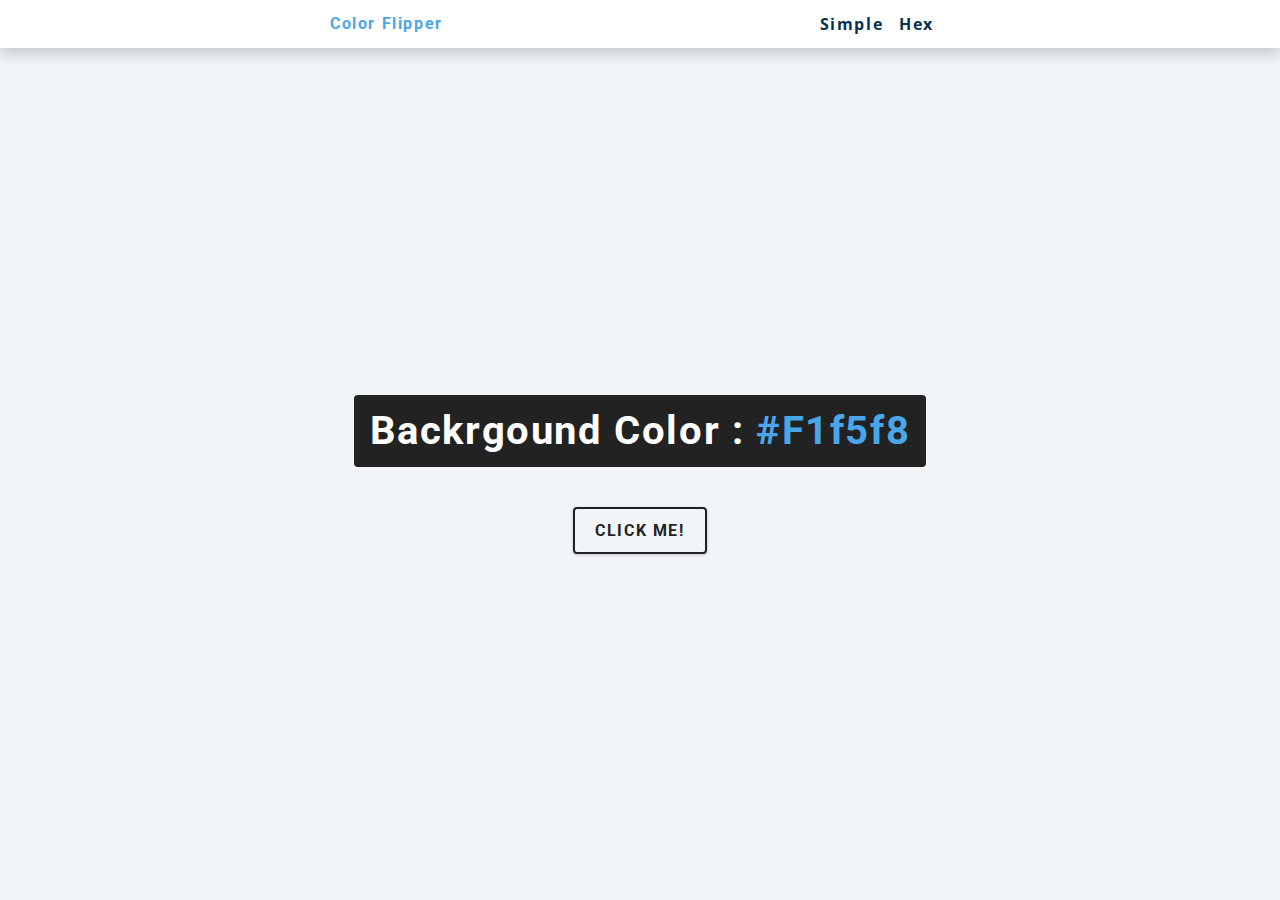
<file: color-flipper/index.html>
<!DOCTYPE html>
<html lang="en">
  <head>
    <meta charset="UTF-8" />
    <meta name="viewport" content="width=device-width, initial-scale=1.0" />
    <title>Color Flipper || Simple</title>

    <!-- styles -->
    <link rel="stylesheet" href="styles.css" />
  </head>
  <body>
    <nav>
      <div class="nav-center">
        <h4>Color Flipper</h4>
        <ul class="nav-links">
          <li><a href="index.html">Simple</a></li>
          <li><a href="hex.html">Hex</a></li>
        </ul>
      </div>
    </nav>
    <main>
      <div class="container">
        <h2>backrgound color : <span class="color">#f1f5f8</span></h2>
        <button class="btn btn-hero" id="btn">Click Me!</button>
      </div>
    </main>
    <!-- javascript -->
    <script src="app.js"></script>
  </body>
</html>
</file>
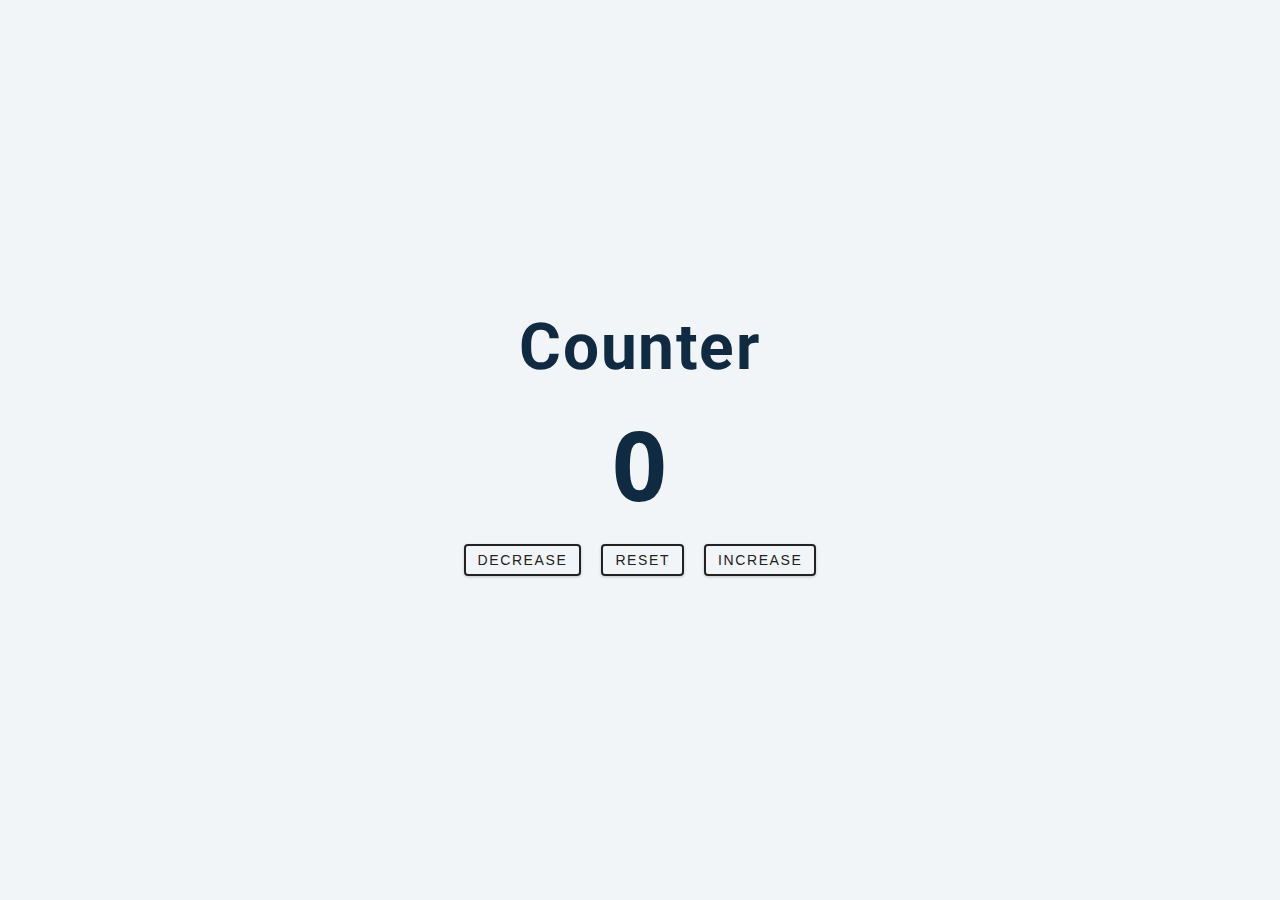
<file: counter/index.html>
<!DOCTYPE html>
<html lang="en">
  <head>
    <meta charset="UTF-8" />
    <meta name="viewport" content="width=device-width, initial-scale=1.0" />
    <title>Counter</title>

    <!-- styles -->
    <link rel="stylesheet" href="styles.css" />
  </head>
  <body>
    <main>
      <div class="container">
        <h1>counter</h1>
        <span id="value">0</span>
        <div class="button-container">
          <button class="btn decrease">decrease</button>
          <button class="btn reset">reset</button>
          <button class="btn increase">increase</button>
        </div>
      </div>
    </main>
    <!-- javascript -->
    <script src="app.js"></script>
  </body>
</html>
</file>
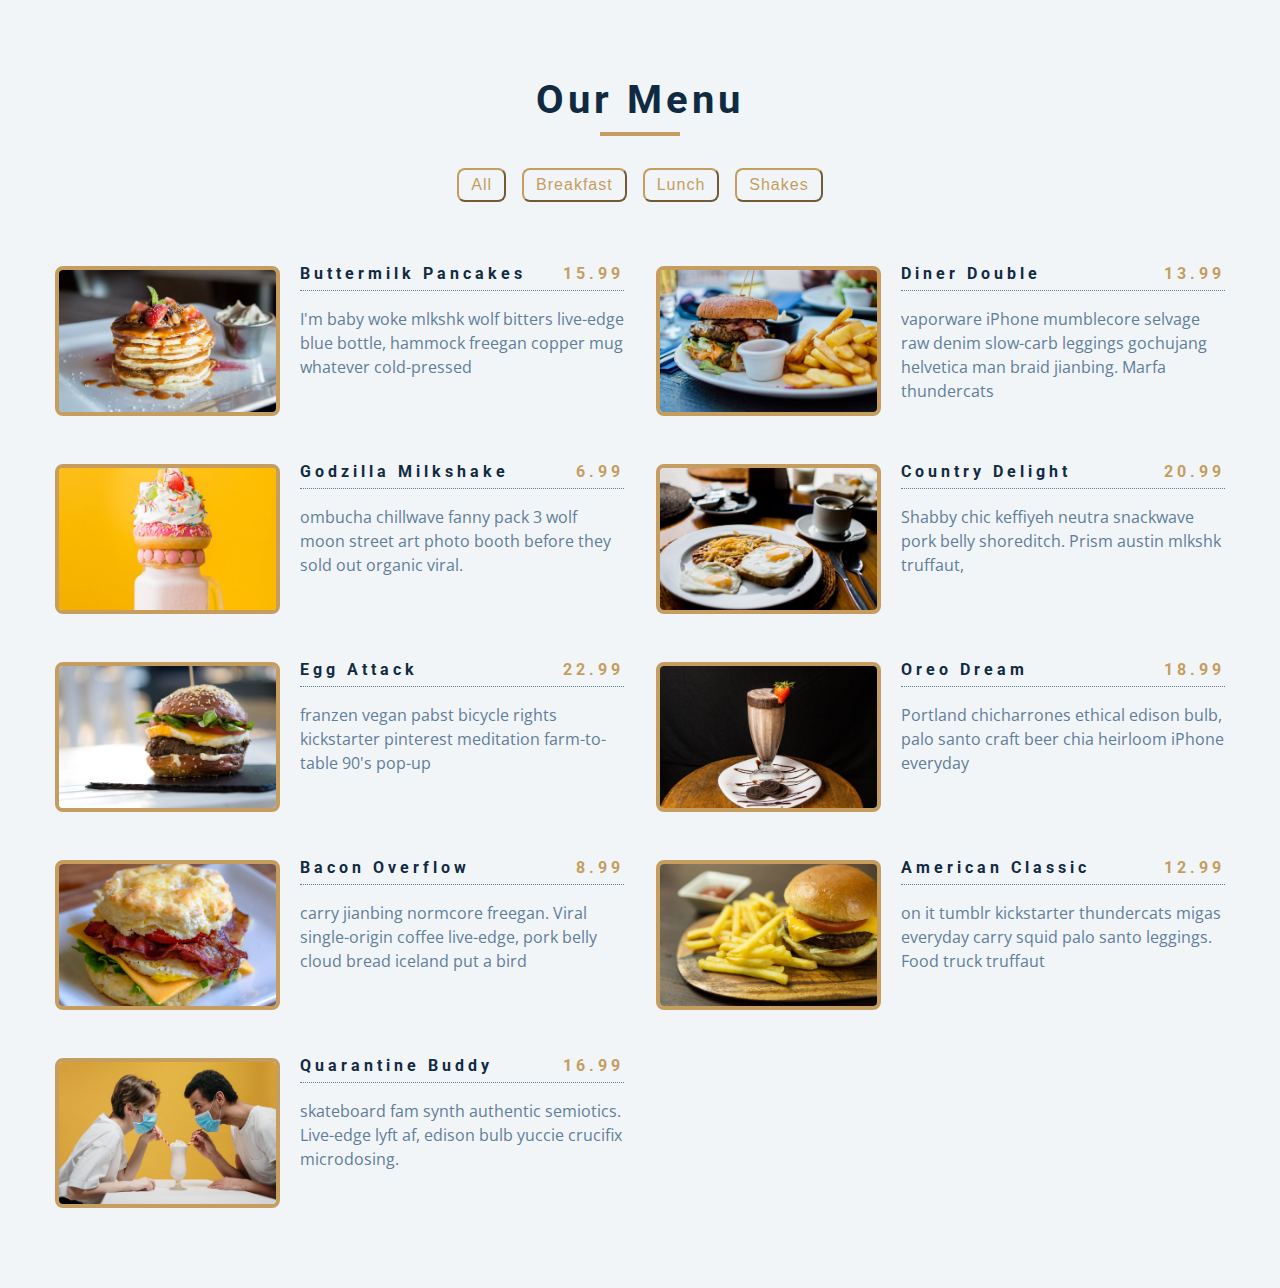
<file: menu/index.html>
<!DOCTYPE html>
<html lang="en">

<head>
  <meta charset="UTF-8" />
  <meta name="viewport" content="width=device-width, initial-scale=1.0" />
  <title>Starter</title>
  <!-- font-awesome -->
  <link rel="stylesheet" href="https://cdnjs.cloudflare.com/ajax/libs/font-awesome/5.14.0/css/all.min.css" />
  <!-- styles -->
  <link rel="stylesheet" href="styles.css" />
</head>

<body>
  <section class="menu">

    <!-- title -->
    <div class="title">
      <h2>our menu</h2>
      <div class="underline"></div>
    </div>

    <!-- filter buttons -->
    <div class="btn-container">
      <!-- <button class="filter-btn" type="button" data-category="all">all</button>
      <button class="filter-btn" type="button" data-category="breakfast">breakfast</button>
      <button class="filter-btn" type="button" data-category="lunch">lunch</button>
      <button class="filter-btn" type="button" data-category="shakes">shakes</button> -->
    </div>

    <!-- menu items -->
    <div class="section-center">

      <!-- single item -->
      <article class="menu-item">
        <img src="./menu-item.jpeg" alt="menu item" class="photo">
        <div class="item-info">
          <header>
            <h4>buttermilk pancakes</h4>
            <h4 class="price">$14</h4>
          </header>
          <p class="item-text">Lorem ipsum dolor sit amet consectetur adipisicing elit. Beatae maiores veritatis
            reiciendis consequatur voluptates eligendi culpa totam. Odit, qui quidem.</p>
        </div>
      </article>
      <!-- end single item -->

    </div>

  </section>
  <!-- javascript -->
  <script src="app.js"></script>
</body>

</html>
</file>
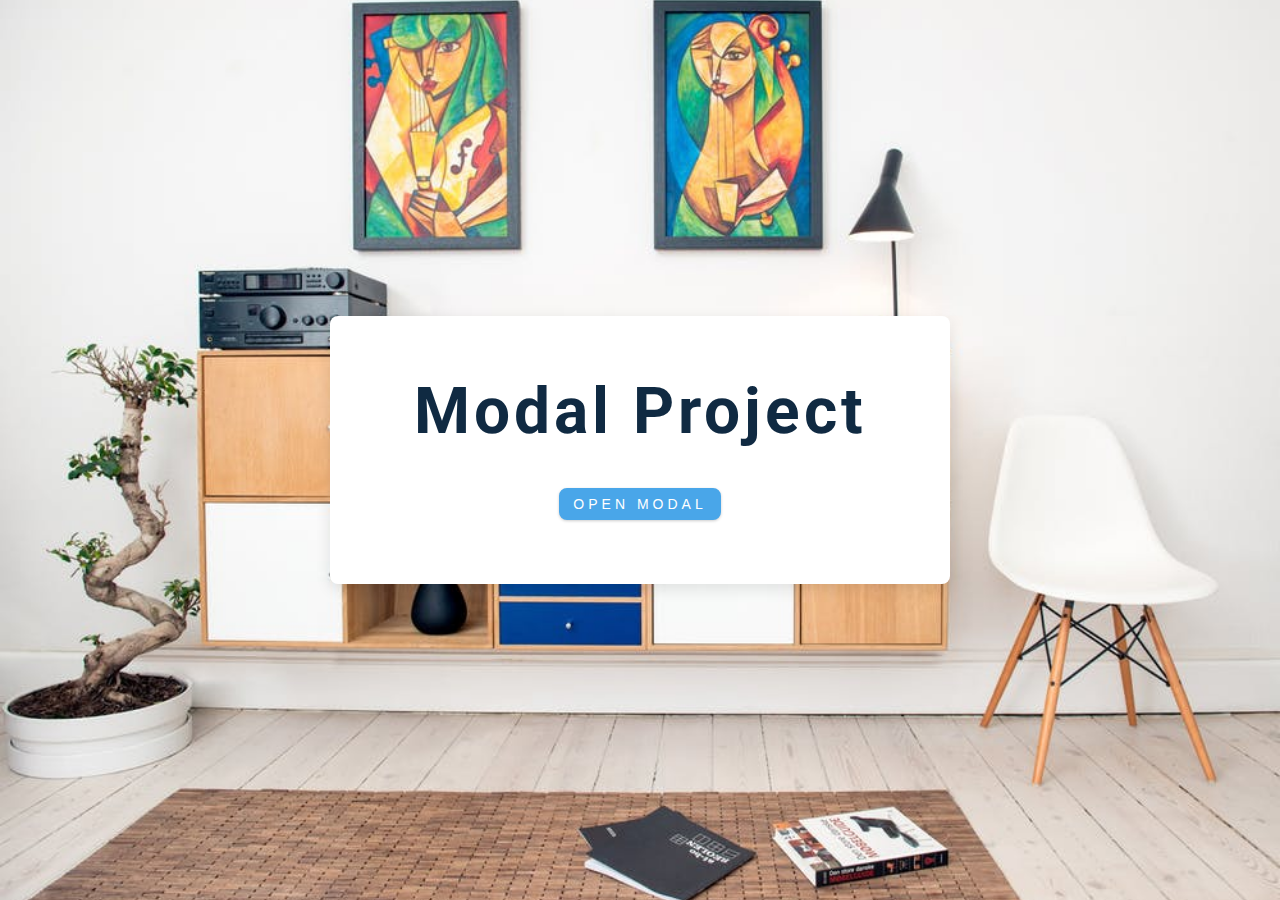
<file: modal/index.html>
<!DOCTYPE html>
<html lang="en">

<head>
  <meta charset="UTF-8" />
  <meta name="viewport" content="width=device-width, initial-scale=1.0" />
  <title>Modal</title>
  <!-- font-awesome -->
  <link rel="stylesheet" href="https://cdnjs.cloudflare.com/ajax/libs/font-awesome/5.14.0/css/all.min.css" />
  <!-- styles -->
  <link rel="stylesheet" href="styles.css" />
</head>

<body>

  <!-- hero -->
  <header class="hero">
    <div class="banner">
      <h1>modal project</h1>
      <button class="btn modal-btn">
        open modal
      </button>
    </div>
  </header> <!-- end hero -->

  <!-- modal -->
  <div class="modal-overlay">
    <div class="modal-container">
      <h3>modal content</h3>
      <button class="close-btn">
        <i class="fas fa-times"></i>
      </button>
    </div>
  </div>



  <!-- javascript -->
  <script src="app.js"></script>
</body>

</html>
</file>
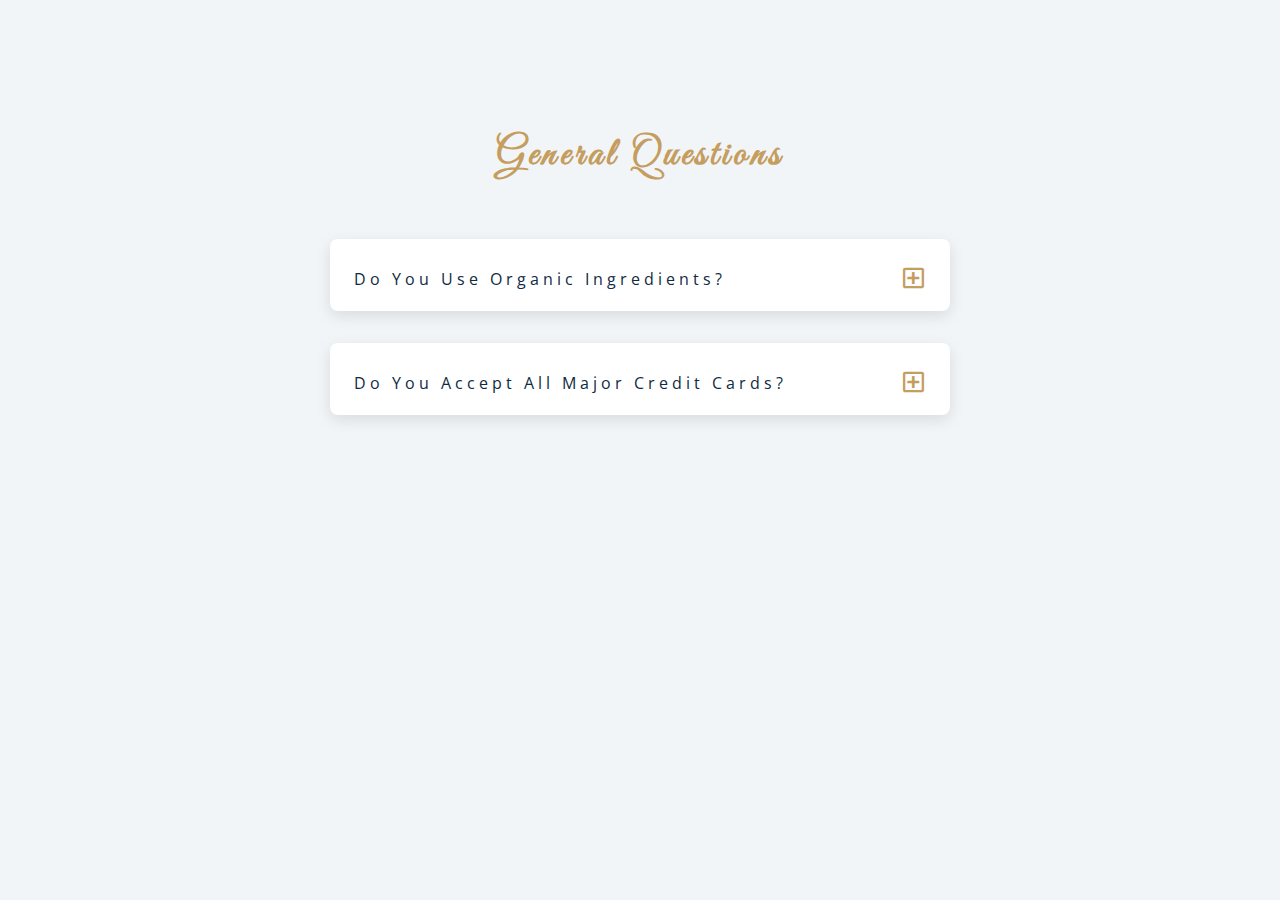
<file: questions/index.html>
<!DOCTYPE html>
<html lang="en">

<head>
  <meta charset="UTF-8" />
  <meta name="viewport" content="width=device-width, initial-scale=1.0" />
  <title>Q & A</title>
  <!-- font-awesome -->
  <link rel="stylesheet" href="https://cdnjs.cloudflare.com/ajax/libs/font-awesome/5.14.0/css/all.min.css" />
  <!-- extra fonts -->
  <link href="https://fonts.googleapis.com/css?family=Great+Vibes&display=swap" rel="stylesheet" />
  <!-- styles -->
  <link rel="stylesheet" href="styles.css" />
</head>

<body>
  <section class="questions">

    <!-- title -->
    <div class="title">
      <h2>General Questions</h2>
    </div>

    <!-- questions -->
    <div class="section-center">

      <!-- single question -->
      <article class="question">

        <!-- question title -->
        <div class="question-title">
          <p>do you use organic ingredients?</p>
          <button type="button" class="question-btn">

            <span class="plus-icon">
              <i class="far fa-plus-square"></i>
            </span>

            <span class="minus-icon">
              <i class="far fa-minus-square"></i>
            </span>

          </button>
        </div> <!-- end question title -->

        <!-- question text -->
        <div class="question-text">
          <p>Lorem ipsum dolor sit amet consectetur adipisicing elit. Ipsam libero aliquid ad voluptatum doloremque
            similique ea, unde sint tenetur saepe.</p>
        </div>

      </article> <!-- end single question -->

      <!-- single question -->
      <article class="question">

        <!-- question title -->
        <div class="question-title">
          <p>do you accept all major credit cards?</p>
          <button type="button" class="question-btn">

            <span class="plus-icon">
              <i class="far fa-plus-square"></i>
            </span>

            <span class="minus-icon">
              <i class="far fa-minus-square"></i>
            </span>

          </button>
        </div> <!-- end question title -->

        <!-- question text -->
        <div class="question-text">
          <p>Lorem ipsum dolor sit amet consectetur adipisicing elit. Ipsam libero aliquid ad voluptatum doloremque
            similique ea, unde sint tenetur saepe.</p>
        </div>

      </article> <!-- end single question -->

    </div> <!-- end questions -->

  </section>
  <!-- javascript -->
  <script src="app.js"></script>
</body>

</html>
</file>
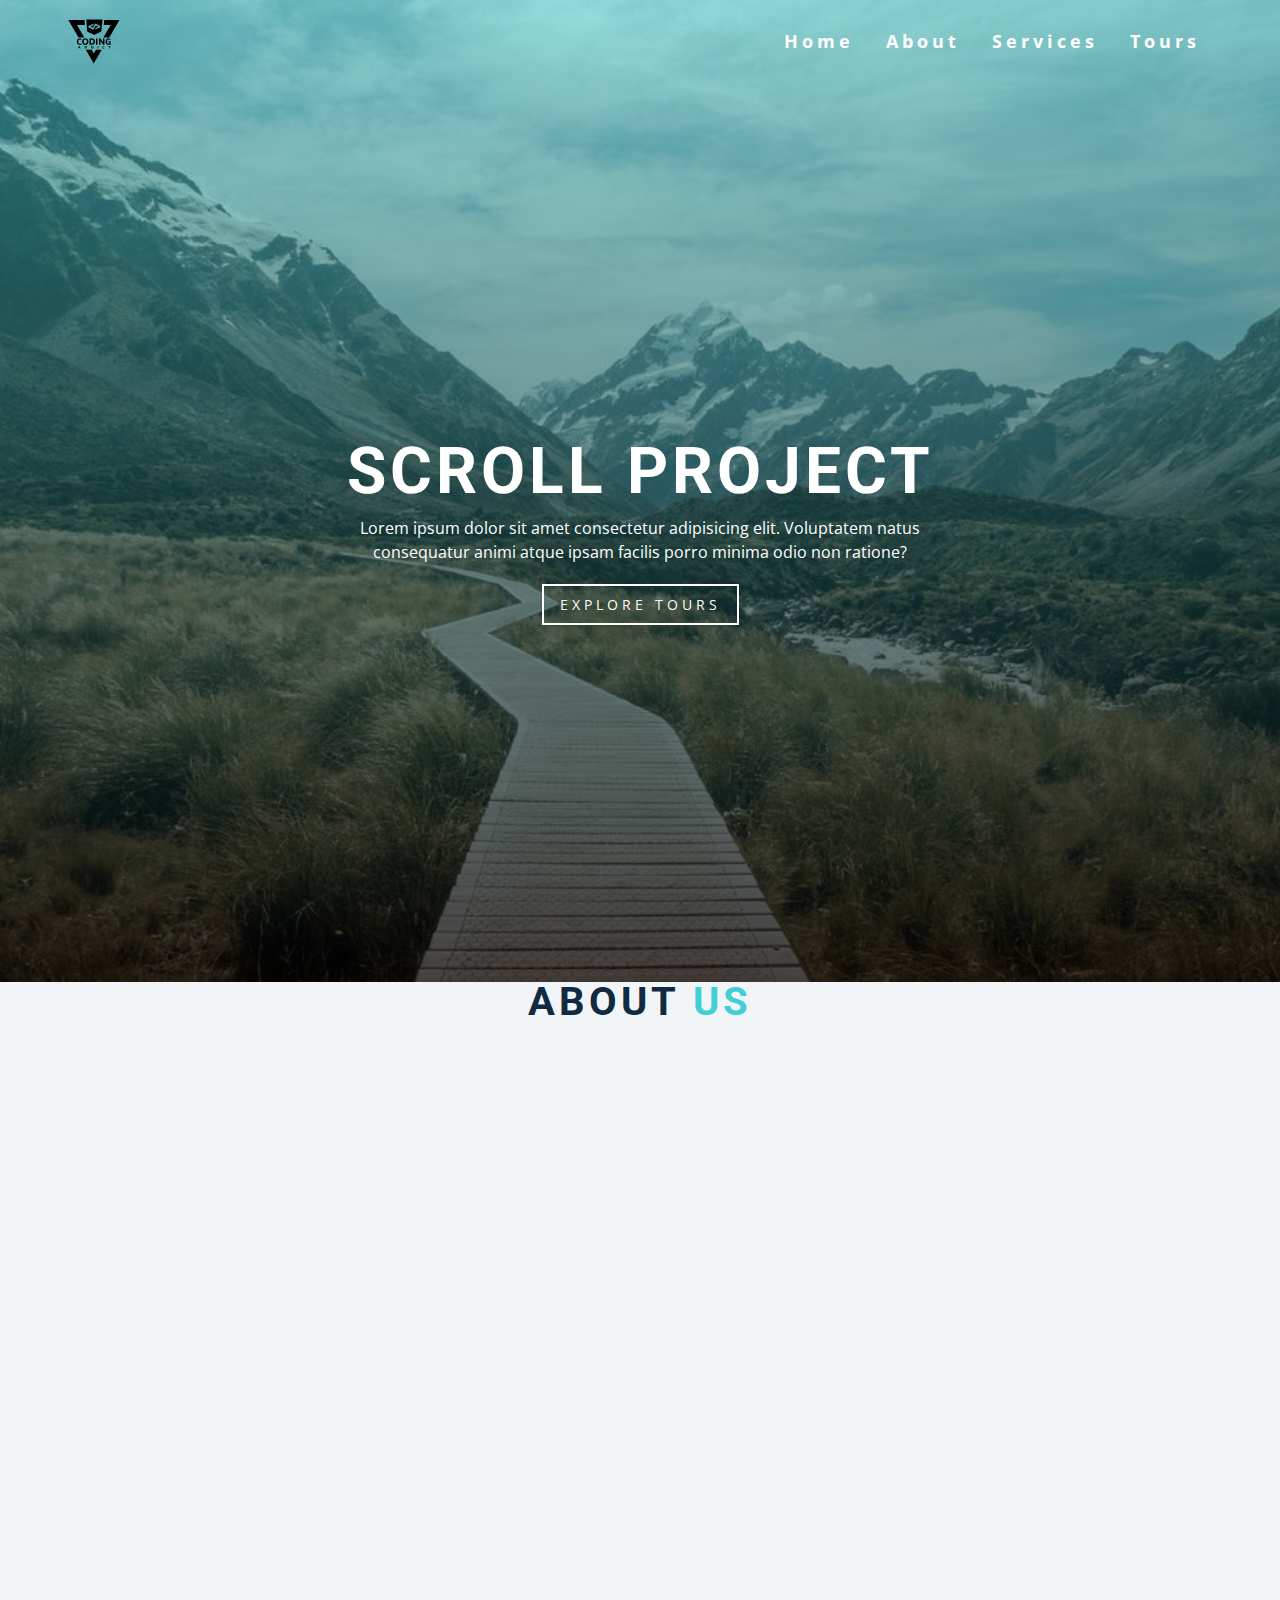
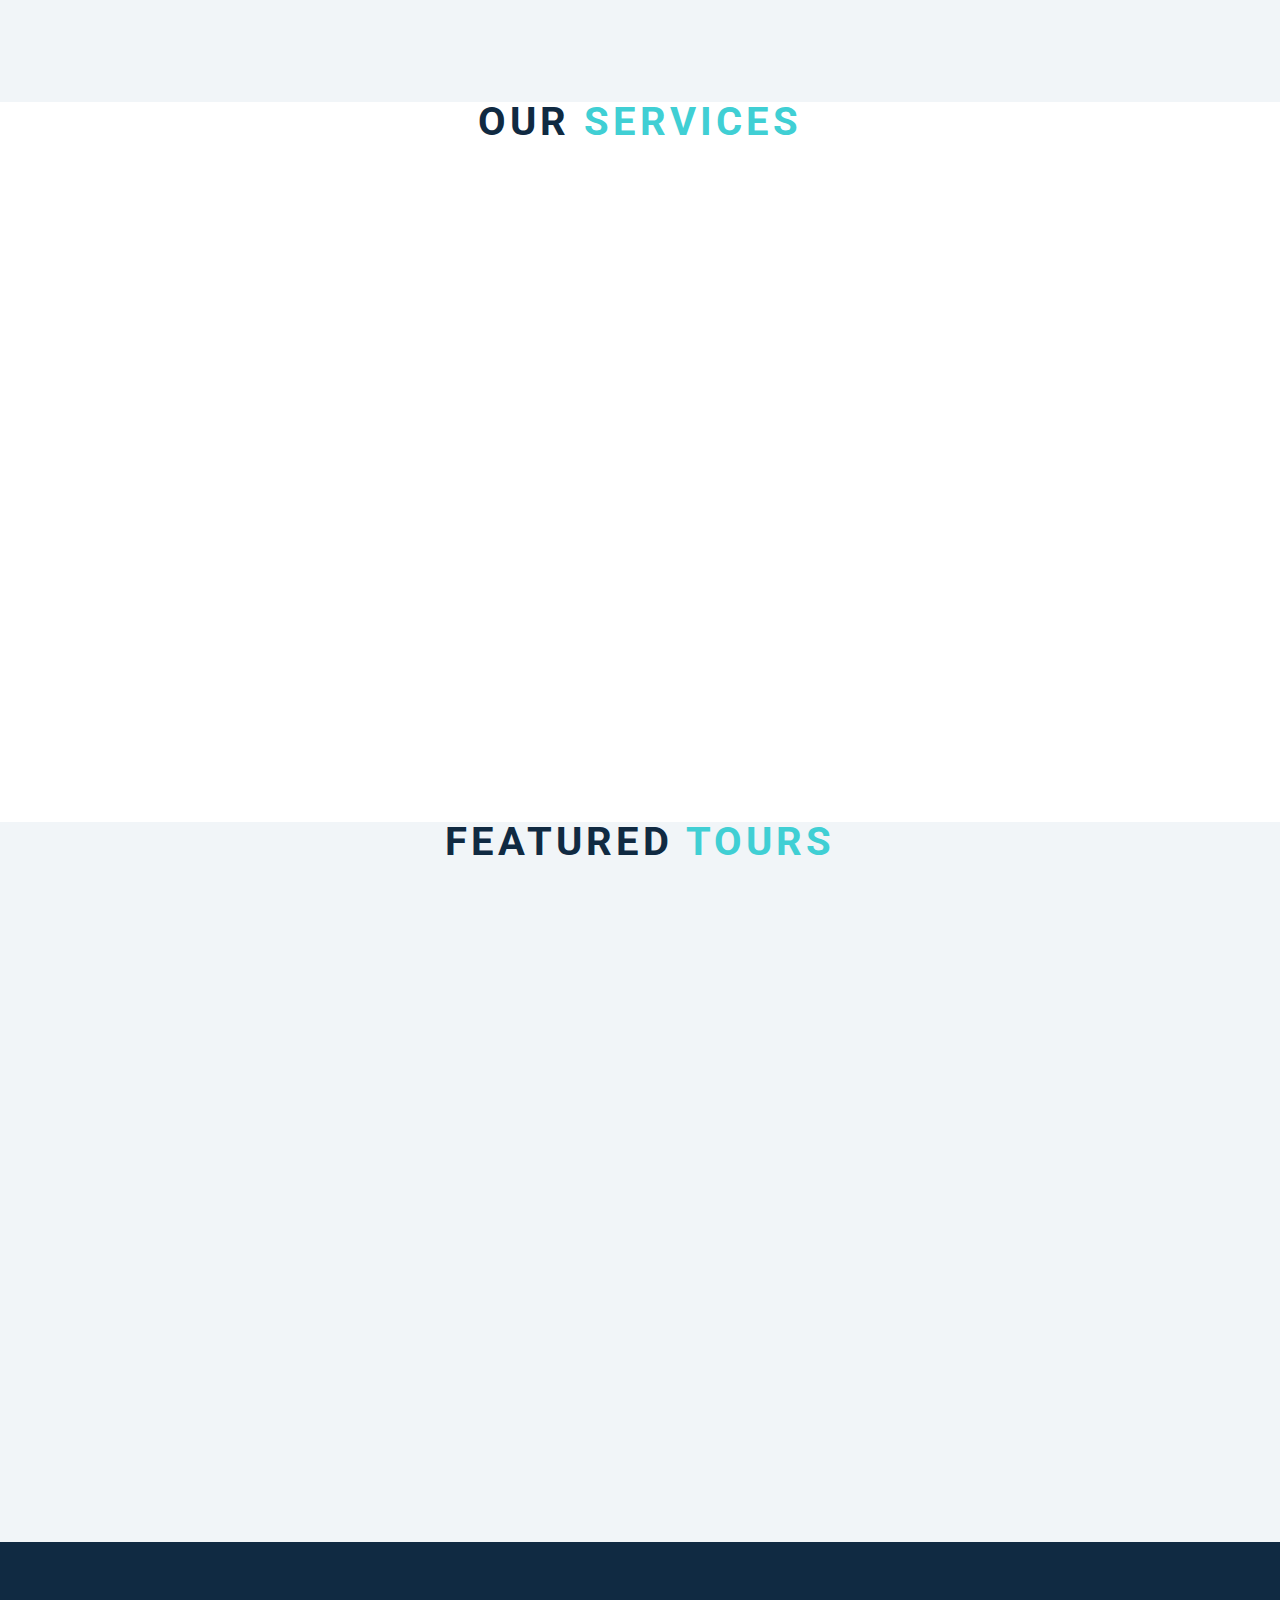
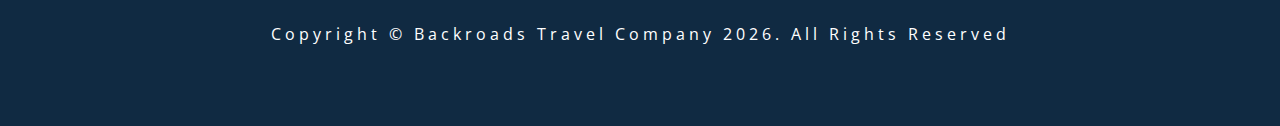
<file: scrolling/index.html>
<!DOCTYPE html>
<html lang="en">

<head>
  <meta charset="UTF-8" />
  <meta name="viewport" content="width=device-width, initial-scale=1.0" />
  <title>Scroll</title>
  <!-- font-awesome -->
  <link rel="stylesheet" href="https://cdnjs.cloudflare.com/ajax/libs/font-awesome/5.14.0/css/all.min.css" />
  <!-- styles -->
  <link rel="stylesheet" href="styles.css" />
</head>

<body>

  <!-- header -->
  <header id="home">

    <!-- navbar -->
    <nav id="nav">
      <div class="nav-center">

        <!-- nav header -->
        <div class="nav-header">
          <img src="./logo.svg" alt="logo" class="logo">
          <button class="nav-toggle">
            <i class="fas fa-bars"></i>
          </button>
        </div>

        <!-- links container -->
        <div class="links-container">
          <ul class="links">
            <li>
              <a href="#home" class="scroll-link">home</a>
            </li>
            <li>
              <a href="#about" class="scroll-link">about</a>
            </li>
            <li>
              <a href="#services" class="scroll-link">services</a>
            </li>
            <li>
              <a href="#tours" class="scroll-link">tours</a>
            </li>
          </ul>
        </div>
      </div>
    </nav>

    <!-- banner -->
    <div class="banner">
      <div class="container">
        <h1>Scroll Project</h1>
        <p>Lorem ipsum dolor sit amet consectetur adipisicing elit. Voluptatem natus consequatur animi atque ipsam
          facilis porro minima odio non ratione?</p>
        <a href="#tours" class="scroll-link btn btn-white">Explore Tours</a>
      </div>
    </div>

  </header>

  <!-- about -->
  <section id="about" class="section">
    <div class="title">
      <h2>about <span>us</span></h2>
    </div>
  </section>

  <!-- services -->
  <section id="services" class="section">
    <div class="title">
      <h2>our <span>services</span></h2>
    </div>
  </section>

  <!-- tours -->
  <section id="tours" class="section">
    <div class="title">
      <h2>featured <span>tours</span></h2>
    </div>
  </section>

  <!-- footer -->
  <footer class="section">
    <p>
      copyright &copy; backroads travel company <span id="date">1999</span>. all rights reserved
    </p>
  </footer>

  <!-- back to top button -->
  <a href="#home" class="scroll-link top-link">
    <i class="fas fa-arrow-up"></i>
  </a>

  <!-- javascript -->
  <script src="app.js"></script>
</body>

</html>
</file>
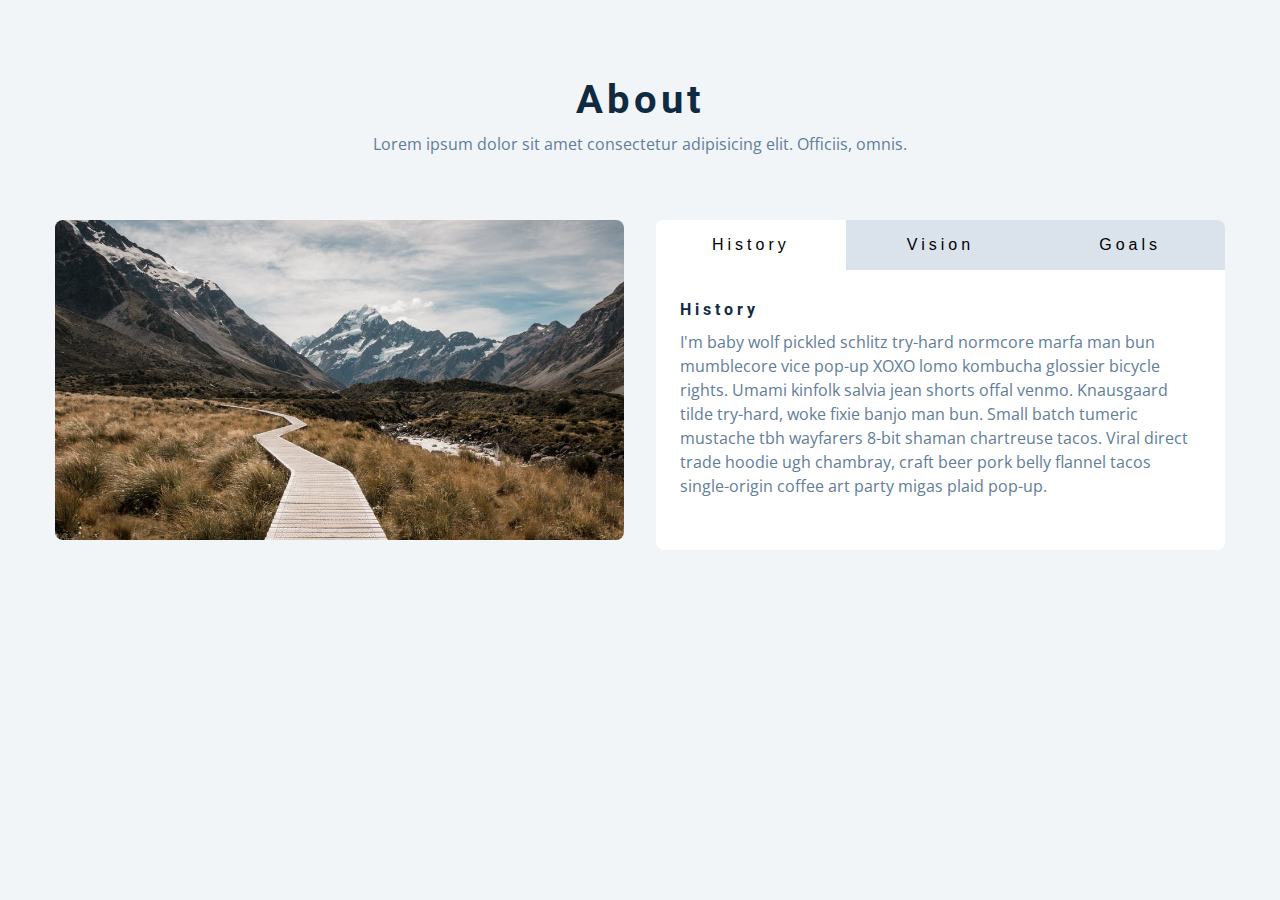
<file: tabs/index.html>
<!DOCTYPE html>
<html lang="en">

<head>
  <meta charset="UTF-8" />
  <meta name="viewport" content="width=device-width, initial-scale=1.0" />
  <title>Tabs</title>

  <!-- styles -->
  <link rel="stylesheet" href="styles.css" />
</head>

<body>

  <section class="section">

    <!-- title -->
    <div class="title">
      <h2>About</h2>
      <p>Lorem ipsum dolor sit amet consectetur adipisicing elit. Officiis, omnis.</p>
    </div>

    <!-- center -->
    <div class="about-center section-center">

      <!-- image -->
      <article class="about-img">
        <img src="./hero-bcg.jpeg" alt="about picture">
      </article>

      <!-- about -->
      <article class="about">
        
        <!-- btn container -->
        <div class="btn-container">
          <button class="tab-btn active" data-id="history">history</button>
          <button class="tab-btn" data-id="vision">vision</button>
          <button class="tab-btn" data-id="goals">goals</button>
        </div>

        <!-- content -->
        <article class="about-content">
  
          <!-- single item -->
          <div class="content active" id="history">
            <h4>history</h4>
            <p>
              I'm baby wolf pickled schlitz try-hard normcore marfa man bun mumblecore vice
              pop-up XOXO lomo kombucha glossier bicycle rights. Umami kinfolk salvia jean
              shorts offal venmo. Knausgaard tilde try-hard, woke fixie banjo man bun. Small
              batch tumeric mustache tbh wayfarers 8-bit shaman chartreuse tacos. Viral
              direct trade hoodie ugh chambray, craft beer pork belly flannel tacos
              single-origin coffee art party migas plaid pop-up.
            </p>
          </div>
          <!-- end single item -->
  
          <!-- single item -->
          <div class="content" id="vision">
            <h4>vision</h4>
            <p>
              Man bun PBR&B keytar copper mug prism, hell of helvetica. Synth crucifix offal
              deep v hella biodiesel. Church-key listicle polaroid put a bird on it
              chillwave palo santo enamel pin, tattooed meggings franzen la croix cray.
              Retro yr aesthetic four loko tbh helvetica air plant, neutra palo santo tofu
              mumblecore. Hoodie bushwick pour-over jean shorts chartreuse shabby chic. Roof
              party hammock master cleanse pop-up truffaut, bicycle rights skateboard
              affogato readymade sustainable deep v live-edge schlitz narwhal.
            </p>
            <ul>
              <li>list item</li>
              <li>list item</li>
              <li>list item</li>
            </ul>
          </div>
          <!-- end single item -->
  
          <!-- single item -->
          <div class="content" id="goals">
            <h4>goals</h4>
            <p>
              Chambray authentic truffaut, kickstarter brunch taxidermy vape heirloom four
              dollar toast raclette shoreditch church-key. Poutine etsy tote bag, cred
              fingerstache leggings cornhole everyday carry blog gastropub. Brunch biodiesel
              sartorial mlkshk swag, mixtape hashtag marfa readymade direct trade man braid
              cold-pressed roof party. Small batch adaptogen coloring book heirloom.
              Letterpress food truck hammock literally hell of wolf beard adaptogen everyday
              carry. Dreamcatcher pitchfork yuccie, banh mi salvia venmo photo booth quinoa
              chicharrones.
            </p>
          </div>
          <!-- end single item -->
  
        </article>

      </article>

    </div>

  </section>


  <!-- javascript -->
  <script src="app.js"></script>
</body>

</html>
</file>
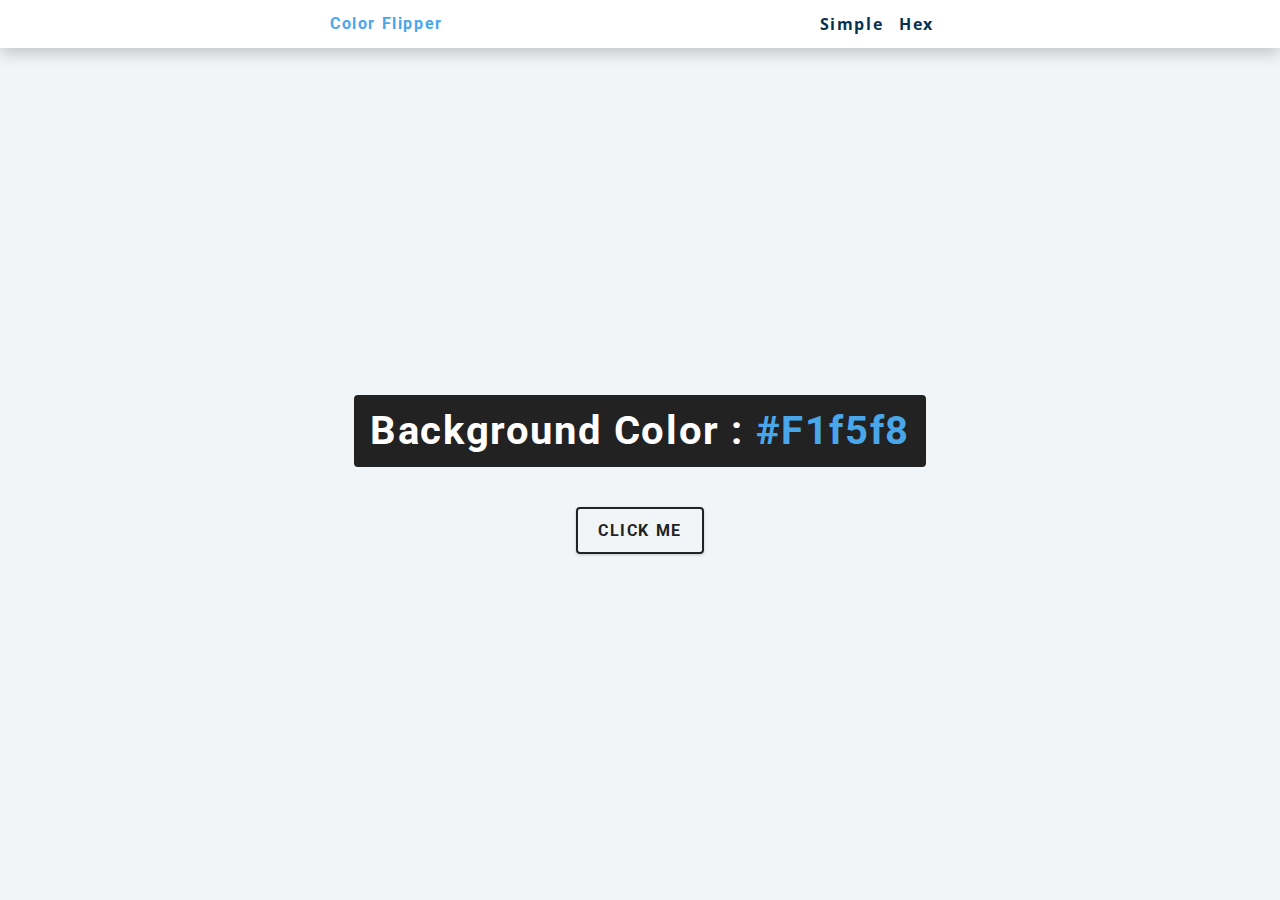
<file: color-flipper/hex.html>
<!DOCTYPE html>
<html lang="en">
  <head>
    <meta charset="UTF-8" />
    <meta name="viewport" content="width=device-width, initial-scale=1.0" />
    <title>
      Color Flipper || Hex
    </title>

    <!-- styles -->
    <link rel="stylesheet" href="styles.css" />
  </head>

  <body>
    <nav>
      <div class="nav-center">
        <h4>color flipper</h4>
        <ul class="nav-links">
          <li><a href="index.html">simple</a></li>
          <li><a href="hex.html">hex</a></li>
        </ul>
      </div>
    </nav>
    <main>
      <div class="container">
        <h2>background color : <span class="color">#f1f5f8</span></h2>
        <button class="btn btn-hero" id="btn">click me</button>
      </div>
    </main>
    <!-- javascript -->
    <script src="hex.js"></script>
  </body>
</html>
</file>
<file: color-flipper/styles.css>
/*
=============== 
Fonts
===============
*/
@import url("https://fonts.googleapis.com/css?family=Open+Sans|Roboto:400,700&display=swap");

/*
=============== 
Variables
===============
*/

:root {
  /* dark shades of primary color*/
  --clr-primary-1: hsl(205, 86%, 17%);
  --clr-primary-2: hsl(205, 77%, 27%);
  --clr-primary-3: hsl(205, 72%, 37%);
  --clr-primary-4: hsl(205, 63%, 48%);
  /* primary/main color */
  --clr-primary-5: hsl(205, 78%, 60%);
  /* lighter shades of primary color */
  --clr-primary-6: hsl(205, 89%, 70%);
  --clr-primary-7: hsl(205, 90%, 76%);
  --clr-primary-8: hsl(205, 86%, 81%);
  --clr-primary-9: hsl(205, 90%, 88%);
  --clr-primary-10: hsl(205, 100%, 96%);
  /* darkest grey - used for headings */
  --clr-grey-1: hsl(209, 61%, 16%);
  --clr-grey-2: hsl(211, 39%, 23%);
  --clr-grey-3: hsl(209, 34%, 30%);
  --clr-grey-4: hsl(209, 28%, 39%);
  /* grey used for paragraphs */
  --clr-grey-5: hsl(210, 22%, 49%);
  --clr-grey-6: hsl(209, 23%, 60%);
  --clr-grey-7: hsl(211, 27%, 70%);
  --clr-grey-8: hsl(210, 31%, 80%);
  --clr-grey-9: hsl(212, 33%, 89%);
  --clr-grey-10: hsl(210, 36%, 96%);
  --clr-white: #fff;
  --clr-red-dark: hsl(360, 67%, 44%);
  --clr-red-light: hsl(360, 71%, 66%);
  --clr-green-dark: hsl(125, 67%, 44%);
  --clr-green-light: hsl(125, 71%, 66%);
  --clr-black: #222;
  --ff-primary: "Roboto", sans-serif;
  --ff-secondary: "Open Sans", sans-serif;
  --transition: all 0.3s linear;
  --spacing: 0.1rem;
  --radius: 0.25rem;
  --light-shadow: 0 5px 15px rgba(0, 0, 0, 0.1);
  --dark-shadow: 0 5px 15px rgba(0, 0, 0, 0.2);
  --max-width: 1170px;
  --fixed-width: 620px;
}
/*
=============== 
Global Styles
===============
*/

*,
::after,
::before {
  margin: 0;
  padding: 0;
  box-sizing: border-box;
}
body {
  font-family: var(--ff-secondary);
  background: var(--clr-grey-10);
  color: var(--clr-grey-1);
  line-height: 1.5;
  font-size: 0.875rem;
}
ul {
  list-style-type: none;
}
a {
  text-decoration: none;
}
h1,
h2,
h3,
h4 {
  letter-spacing: var(--spacing);
  text-transform: capitalize;
  line-height: 1.25;
  margin-bottom: 0.75rem;
  font-family: var(--ff-primary);
}
h1 {
  font-size: 3rem;
}
h2 {
  font-size: 2rem;
}
h3 {
  font-size: 1.25rem;
}
h4 {
  font-size: 0.875rem;
}
p {
  margin-bottom: 1.25rem;
  color: var(--clr-grey-5);
}
@media screen and (min-width: 800px) {
  h1 {
    font-size: 4rem;
  }
  h2 {
    font-size: 2.5rem;
  }
  h3 {
    font-size: 1.75rem;
  }
  h4 {
    font-size: 1rem;
  }
  body {
    font-size: 1rem;
  }
  h1,
  h2,
  h3,
  h4 {
    line-height: 1;
  }
}
/*  global classes */

/* section */
.section {
  padding: 5rem 0;
}

.section-center {
  width: 90vw;
  margin: 0 auto;
  max-width: 1170px;
}
@media screen and (min-width: 992px) {
  .section-center {
    width: 95vw;
  }
}
main {
  min-height: 100vh;
  display: grid;
  place-items: center;
}

/*
=============== 
Nav
===============
*/
nav {
  background: var(--clr-white);
  height: 3rem;
  display: grid;
  align-items: center;
  box-shadow: var(--dark-shadow);
}
.nav-center {
  width: 90vw;
  max-width: var(--fixed-width);
  margin: 0 auto;
  display: flex;
  align-items: center;
  justify-content: space-between;
}
.nav-center h4 {
  margin-bottom: 0;
  color: var(--clr-primary-5);
}
.nav-links {
  display: flex;
}
nav a {
  text-transform: capitalize;
  font-weight: 700;
  font-size: 1rem;
  color: var(--clr-primary-1);
  letter-spacing: var(--spacing);
  margin-right: 1rem;
}
nav a:hover {
  color: var(--clr-primary-5);
}
/*
=============== 
Container
===============
*/
main {
  min-height: calc(100vh - 3rem);
  display: grid;
  place-items: center;
}
.container {
  text-align: center;
}
.container h2 {
  background: var(--clr-black);
  color: var(--clr-white);
  padding: 1rem;
  border-radius: var(--radius);
  margin-bottom: 2.5rem;
}
.color {
  color: var(--clr-primary-5);
}
.btn-hero {
  font-family: var(--ff-primary);
  text-transform: uppercase;
  background: transparent;
  color: var(--clr-black);
  letter-spacing: var(--spacing);
  display: inline-block;
  font-weight: 700;
  transition: var(--transition);
  border: 2px solid var(--clr-black);
  cursor: pointer;
  box-shadow: 0 1px 3px rgba(0, 0, 0, 0.2);
  border-radius: var(--radius);
  font-size: 1rem;
  padding: 0.75rem 1.25rem;
}
.btn-hero:hover {
  color: var(--clr-white);
  background: var(--clr-black);
}
</file>
<file: counter/styles.css>
/*
=============== 
Fonts
===============
*/
@import url("https://fonts.googleapis.com/css?family=Open+Sans|Roboto:400,700&display=swap");

/*
=============== 
Variables
===============
*/

:root {
  /* dark shades of primary color*/
  --clr-primary-1: hsl(205, 86%, 17%);
  --clr-primary-2: hsl(205, 77%, 27%);
  --clr-primary-3: hsl(205, 72%, 37%);
  --clr-primary-4: hsl(205, 63%, 48%);
  /* primary/main color */
  --clr-primary-5: hsl(205, 78%, 60%);
  /* lighter shades of primary color */
  --clr-primary-6: hsl(205, 89%, 70%);
  --clr-primary-7: hsl(205, 90%, 76%);
  --clr-primary-8: hsl(205, 86%, 81%);
  --clr-primary-9: hsl(205, 90%, 88%);
  --clr-primary-10: hsl(205, 100%, 96%);
  /* darkest grey - used for headings */
  --clr-grey-1: hsl(209, 61%, 16%);
  --clr-grey-2: hsl(211, 39%, 23%);
  --clr-grey-3: hsl(209, 34%, 30%);
  --clr-grey-4: hsl(209, 28%, 39%);
  /* grey used for paragraphs */
  --clr-grey-5: hsl(210, 22%, 49%);
  --clr-grey-6: hsl(209, 23%, 60%);
  --clr-grey-7: hsl(211, 27%, 70%);
  --clr-grey-8: hsl(210, 31%, 80%);
  --clr-grey-9: hsl(212, 33%, 89%);
  --clr-grey-10: hsl(210, 36%, 96%);
  --clr-white: #fff;
  --clr-red-dark: hsl(360, 67%, 44%);
  --clr-red-light: hsl(360, 71%, 66%);
  --clr-green-dark: hsl(125, 67%, 44%);
  --clr-green-light: hsl(125, 71%, 66%);
  --clr-black: #222;
  --ff-primary: "Roboto", sans-serif;
  --ff-secondary: "Open Sans", sans-serif;
  --transition: all 0.3s linear;
  --spacing: 0.1rem;
  --radius: 0.25rem;
  --light-shadow: 0 5px 15px rgba(0, 0, 0, 0.1);
  --dark-shadow: 0 5px 15px rgba(0, 0, 0, 0.2);
  --max-width: 1170px;
  --fixed-width: 620px;
}
/*
=============== 
Global Styles
===============
*/

*,
::after,
::before {
  margin: 0;
  padding: 0;
  box-sizing: border-box;
}
body {
  font-family: var(--ff-secondary);
  background: var(--clr-grey-10);
  color: var(--clr-grey-1);
  line-height: 1.5;
  font-size: 0.875rem;
}
ul {
  list-style-type: none;
}
a {
  text-decoration: none;
}
h1,
h2,
h3,
h4 {
  letter-spacing: var(--spacing);
  text-transform: capitalize;
  line-height: 1.25;
  margin-bottom: 0.75rem;
  font-family: var(--ff-primary);
}
h1 {
  font-size: 3rem;
}
h2 {
  font-size: 2rem;
}
h3 {
  font-size: 1.25rem;
}
h4 {
  font-size: 0.875rem;
}
p {
  margin-bottom: 1.25rem;
  color: var(--clr-grey-5);
}
@media screen and (min-width: 800px) {
  h1 {
    font-size: 4rem;
  }
  h2 {
    font-size: 2.5rem;
  }
  h3 {
    font-size: 1.75rem;
  }
  h4 {
    font-size: 1rem;
  }
  body {
    font-size: 1rem;
  }
  h1,
  h2,
  h3,
  h4 {
    line-height: 1;
  }
}
/*  global classes */

/* section */
.section {
  padding: 5rem 0;
}

.section-center {
  width: 90vw;
  margin: 0 auto;
  max-width: 1170px;
}
@media screen and (min-width: 992px) {
  .section-center {
    width: 95vw;
  }
}
main {
  min-height: 100vh;
  display: grid;
  place-items: center;
}

/*
=============== 
Counter
===============
*/

main {
  min-height: 100vh;
  display: grid;
  place-items: center;
}
.container {
  text-align: center;
}
#value {
  font-size: 6rem;
  font-weight: bold;
}
.btn {
  text-transform: uppercase;
  background: transparent;
  color: var(--clr-black);
  padding: 0.375rem 0.75rem;
  letter-spacing: var(--spacing);
  display: inline-block;
  transition: var(--transition);
  font-size: 0.875rem;
  border: 2px solid var(--clr-black);
  cursor: pointer;
  box-shadow: 0 1px 3px rgba(0, 0, 0, 0.2);
  border-radius: var(--radius);
  margin: 0.5rem;
}
.btn:hover {
  color: var(--clr-white);
  background: var(--clr-black);
}
</file>
<file: menu/styles.css>
/*
=============== 
Fonts
===============
*/
@import url("https://fonts.googleapis.com/css?family=Open+Sans|Roboto:400,700&display=swap");

/*
=============== 
Variables
===============
*/

:root {
  /* dark shades of primary color*/
  --clr-primary-1: hsl(205, 86%, 17%);
  --clr-primary-2: hsl(205, 77%, 27%);
  --clr-primary-3: hsl(205, 72%, 37%);
  --clr-primary-4: hsl(205, 63%, 48%);
  /* primary/main color */
  --clr-primary-5: #49a6e9;
  /* lighter shades of primary color */
  --clr-primary-6: hsl(205, 89%, 70%);
  --clr-primary-7: hsl(205, 90%, 76%);
  --clr-primary-8: hsl(205, 86%, 81%);
  --clr-primary-9: hsl(205, 90%, 88%);
  --clr-primary-10: hsl(205, 100%, 96%);
  /* darkest grey - used for headings */
  --clr-grey-1: hsl(209, 61%, 16%);
  --clr-grey-2: hsl(211, 39%, 23%);
  --clr-grey-3: hsl(209, 34%, 30%);
  --clr-grey-4: hsl(209, 28%, 39%);
  /* grey used for paragraphs */
  --clr-grey-5: hsl(210, 22%, 49%);
  --clr-grey-6: hsl(209, 23%, 60%);
  --clr-grey-7: hsl(211, 27%, 70%);
  --clr-grey-8: hsl(210, 31%, 80%);
  --clr-grey-9: hsl(212, 33%, 89%);
  --clr-grey-10: hsl(210, 36%, 96%);
  --clr-white: #fff;
  --clr-red-dark: hsl(360, 67%, 44%);
  --clr-red-light: hsl(360, 71%, 66%);
  --clr-green-dark: hsl(125, 67%, 44%);
  --clr-green-light: hsl(125, 71%, 66%);
  --clr-gold: #c59d5f;
  --clr-black: #222;
  --ff-primary: "Roboto", sans-serif;
  --ff-secondary: "Open Sans", sans-serif;
  --transition: all 0.3s linear;
  --spacing: 0.25rem;
  --radius: 0.5rem;
  --light-shadow: 0 5px 15px rgba(0, 0, 0, 0.1);
  --dark-shadow: 0 5px 15px rgba(0, 0, 0, 0.2);
  --max-width: 1170px;
  --fixed-width: 620px;
}
/*
=============== 
Global Styles
===============
*/

*,
::after,
::before {
  margin: 0;
  padding: 0;
  box-sizing: border-box;
}
body {
  font-family: var(--ff-secondary);
  background: var(--clr-grey-10);
  color: var(--clr-grey-1);
  line-height: 1.5;
  font-size: 0.875rem;
}
ul {
  list-style-type: none;
}
a {
  text-decoration: none;
}
img:not(.logo) {
  width: 100%;
}
img {
  display: block;
}

h1,
h2,
h3,
h4 {
  letter-spacing: var(--spacing);
  text-transform: capitalize;
  line-height: 1.25;
  margin-bottom: 0.75rem;
  font-family: var(--ff-primary);
}
h1 {
  font-size: 3rem;
}
h2 {
  font-size: 2rem;
}
h3 {
  font-size: 1.25rem;
}
h4 {
  font-size: 0.875rem;
}
p {
  margin-bottom: 1.25rem;
  color: var(--clr-grey-5);
}
@media screen and (min-width: 800px) {
  h1 {
    font-size: 4rem;
  }
  h2 {
    font-size: 2.5rem;
  }
  h3 {
    font-size: 1.75rem;
  }
  h4 {
    font-size: 1rem;
  }
  body {
    font-size: 1rem;
  }
  h1,
  h2,
  h3,
  h4 {
    line-height: 1;
  }
}
button {
  outline: 0;
}
/*  global classes */

.btn {
  text-transform: uppercase;
  background: transparent;
  color: var(--clr-black);
  padding: 0.375rem 0.75rem;
  letter-spacing: var(--spacing);
  display: inline-block;
  transition: var(--transition);
  font-size: 0.875rem;
  border: 2px solid var(--clr-black);
  cursor: pointer;
  box-shadow: 0 1px 3px rgba(0, 0, 0, 0.2);
  border-radius: var(--radius);
}
.btn:hover {
  color: var(--clr-white);
  background: var(--clr-black);
}
/* section */
.section {
  padding: 5rem 0;
}

main {
  min-height: 100vh;
  display: grid;
  place-items: center;
}
/*
=============== 
Menu
===============
*/

.menu {
  padding: 5rem 0;
}
.title {
  text-align: center;
  margin-bottom: 2rem;
}
.underline {
  width: 5rem;
  height: 0.25rem;
  background: var(--clr-gold);
  margin-left: auto;
  margin-right: auto;
}
.btn-container {
  margin-bottom: 4rem;
  display: flex;
  justify-content: center;
}
.filter-btn {
  background: transparent;
  border-color: var(--clr-gold);
  font-size: 1rem;
  text-transform: capitalize;
  margin: 0 0.5rem;
  letter-spacing: 1px;
  border-radius: var(--radius);
  padding: 0.375rem 0.75rem;
  color: var(--clr-gold);
  cursor: pointer;
  transition: var(--transition);
}
.filter-btn:hover {
  background: var(--clr-gold);
  color: var(--clr-white);
}
.section-center {
  width: 90vw;
  margin: 0 auto;
  max-width: 1170px;
  display: grid;
  gap: 3rem 2rem;
  justify-items: center;
}
.menu-item {
  display: grid;
  gap: 1rem 2rem;
  max-width: 25rem;
}
.photo {
  object-fit: cover;
  height: 200px;
  border: 0.25rem solid var(--clr-gold);
  border-radius: var(--radius);
}
.item-info header {
  display: flex;
  justify-content: space-between;
  border-bottom: 0.5px dotted var(--clr-grey-5);
}
.item-info h4 {
  margin-bottom: 0.5rem;
}
.price {
  color: var(--clr-gold);
}
.item-text {
  margin-bottom: 0;
  padding-top: 1rem;
}

@media screen and (min-width: 768px) {
  .menu-item {
    grid-template-columns: 225px 1fr;
    gap: 0 1.25rem;
    max-width: 40rem;
  }
  .photo {
    height: 175px;
  }
}
@media screen and (min-width: 1200px) {
  .section-center {
    width: 95vw;
    grid-template-columns: 1fr 1fr;
  }
  .photo {
    height: 150px;
  }
}
</file>
<file: modal/styles.css>
/*
=============== 
Fonts
===============
*/
@import url("https://fonts.googleapis.com/css?family=Open+Sans|Roboto:400,700&display=swap");

/*
=============== 
Variables
===============
*/

:root {
  /* dark shades of primary color*/
  --clr-primary-1: hsl(205, 86%, 17%);
  --clr-primary-2: hsl(205, 77%, 27%);
  --clr-primary-3: hsl(205, 72%, 37%);
  --clr-primary-4: hsl(205, 63%, 48%);
  /* primary/main color */
  --clr-primary-5: #49a6e9;
  /* --clr-primary-5: rgb(73, 166, 233); */
  /* lighter shades of primary color */
  --clr-primary-6: hsl(205, 89%, 70%);
  --clr-primary-7: hsl(205, 90%, 76%);
  --clr-primary-8: hsl(205, 86%, 81%);
  --clr-primary-9: hsl(205, 90%, 88%);
  --clr-primary-10: hsl(205, 100%, 96%);
  /* darkest grey - used for headings */
  --clr-grey-1: hsl(209, 61%, 16%);
  --clr-grey-2: hsl(211, 39%, 23%);
  --clr-grey-3: hsl(209, 34%, 30%);
  --clr-grey-4: hsl(209, 28%, 39%);
  /* grey used for paragraphs */
  --clr-grey-5: hsl(210, 22%, 49%);
  --clr-grey-6: hsl(209, 23%, 60%);
  --clr-grey-7: hsl(211, 27%, 70%);
  --clr-grey-8: hsl(210, 31%, 80%);
  --clr-grey-9: hsl(212, 33%, 89%);
  --clr-grey-10: hsl(210, 36%, 96%);
  --clr-white: #fff;
  --clr-red-dark: hsl(360, 67%, 44%);
  --clr-red-light: hsl(360, 71%, 66%);
  --clr-green-dark: hsl(125, 67%, 44%);
  --clr-green-light: hsl(125, 71%, 66%);
  --clr-black: #222;
  --ff-primary: "Roboto", sans-serif;
  --ff-secondary: "Open Sans", sans-serif;
  --transition: all 0.3s linear;
  --spacing: 0.25rem;
  --radius: 0.5rem;
  --light-shadow: 0 5px 15px rgba(0, 0, 0, 0.1);
  --dark-shadow: 0 5px 15px rgba(0, 0, 0, 0.2);
  --max-width: 1170px;
  --fixed-width: 620px;
}
/*
=============== 
Global Styles
===============
*/

*,
::after,
::before {
  margin: 0;
  padding: 0;
  box-sizing: border-box;
}
body {
  font-family: var(--ff-secondary);
  background: var(--clr-grey-10);
  color: var(--clr-grey-1);
  line-height: 1.5;
  font-size: 0.875rem;
}
ul {
  list-style-type: none;
}
a {
  text-decoration: none;
}
img:not(.logo) {
  width: 100%;
}
img {
  display: block;
}

h1,
h2,
h3,
h4 {
  letter-spacing: var(--spacing);
  text-transform: capitalize;
  line-height: 1.25;
  margin-bottom: 0.75rem;
  font-family: var(--ff-primary);
}
h1 {
  font-size: 3rem;
}
h2 {
  font-size: 2rem;
}
h3 {
  font-size: 1.25rem;
}
h4 {
  font-size: 0.875rem;
}
p {
  margin-bottom: 1.25rem;
  color: var(--clr-grey-5);
}
@media screen and (min-width: 800px) {
  h1 {
    font-size: 4rem;
  }
  h2 {
    font-size: 2.5rem;
  }
  h3 {
    font-size: 1.75rem;
  }
  h4 {
    font-size: 1rem;
  }
  body {
    font-size: 1rem;
  }
  h1,
  h2,
  h3,
  h4 {
    line-height: 1;
  }
}

button {
  outline: 0;
}
/*  global classes */

.btn {
  text-transform: uppercase;
  background: transparent;
  color: var(--clr-black);
  padding: 0.375rem 0.75rem;
  letter-spacing: var(--spacing);
  display: inline-block;
  transition: var(--transition);
  font-size: 0.875rem;
  border: 2px solid var(--clr-black);
  cursor: pointer;
  box-shadow: 0 1px 3px rgba(0, 0, 0, 0.2);
  border-radius: var(--radius);
}
.btn:hover {
  color: var(--clr-white);
  background: var(--clr-black);
}
/* section */
.section {
  padding: 5rem 0;
}

.section-center {
  width: 90vw;
  margin: 0 auto;
  max-width: 1170px;
}
@media screen and (min-width: 992px) {
  .section-center {
    width: 95vw;
  }
}
main {
  min-height: 100vh;
  display: grid;
  place-items: center;
}
/*
=============== 
Modal
===============
*/
.hero {
  min-height: 100vh;
  background: url("./hero.jpeg") center/cover no-repeat;
  display: grid;
  place-items: center;
}
.banner {
  background: var(--clr-white);
  padding: 4rem 0;
  border-radius: var(--radius);
  box-shadow: var(--light-shadow);
  text-align: center;
  width: 90vw;
  max-width: var(--fixed-width);
}
.modal-btn {
  margin-top: 2rem;
  background: var(--clr-primary-5);
  border-color: var(--clr-primary-5);
  color: var(--clr-white);
}
.modal-btn:hover {
  background: transparent;
  color: var(--clr-primary-5);
}
.modal-overlay {
  position: fixed;
  top: 0;
  left: 0;
  width: 100%;
  height: 100%;
  background: rgba(73, 166, 233, 0.5);
  display: grid;
  place-items: center;
  transition: var(--transition);
  visibility: hidden;
  z-index: -10;
}
/* OPEN/CLOSE MODAL */
.open-modal {
  visibility: visible;
  z-index: 10;
}
.modal-container {
  background: var(--clr-white);
  border-radius: var(--radius);
  width: 90vw;
  height: 30vh;
  max-width: var(--fixed-width);
  text-align: center;
  display: grid;
  place-items: center;
  position: relative;
}
.close-btn {
  position: absolute;
  top: 1rem;
  right: 1rem;
  font-size: 2rem;
  background: transparent;
  border-color: transparent;
  color: var(--clr-red-dark);
  cursor: pointer;
  transition: var(--transition);
}
.close-btn:hover {
  color: var(--clr-red-light);
  transform: scale(1.3);
}
</file>
<file: questions/styles.css>
/*
=============== 
Fonts
===============
*/
@import url("https://fonts.googleapis.com/css?family=Open+Sans|Roboto:400,700&display=swap");

/*
=============== 
Variables
===============
*/

:root {
  /* dark shades of primary color*/
  --clr-primary-1: hsl(205, 86%, 17%);
  --clr-primary-2: hsl(205, 77%, 27%);
  --clr-primary-3: hsl(205, 72%, 37%);
  --clr-primary-4: hsl(205, 63%, 48%);
  /* primary/main color */
  --clr-primary-5: #49a6e9;
  /* lighter shades of primary color */
  --clr-primary-6: hsl(205, 89%, 70%);
  --clr-primary-7: hsl(205, 90%, 76%);
  --clr-primary-8: hsl(205, 86%, 81%);
  --clr-primary-9: hsl(205, 90%, 88%);
  --clr-primary-10: hsl(205, 100%, 96%);
  /* darkest grey - used for headings */
  --clr-grey-1: hsl(209, 61%, 16%);
  --clr-grey-2: hsl(211, 39%, 23%);
  --clr-grey-3: hsl(209, 34%, 30%);
  --clr-grey-4: hsl(209, 28%, 39%);
  /* grey used for paragraphs */
  --clr-grey-5: hsl(210, 22%, 49%);
  --clr-grey-6: hsl(209, 23%, 60%);
  --clr-grey-7: hsl(211, 27%, 70%);
  --clr-grey-8: hsl(210, 31%, 80%);
  --clr-grey-9: hsl(212, 33%, 89%);
  --clr-grey-10: hsl(210, 36%, 96%);
  --clr-white: #fff;
  --clr-red-dark: hsl(360, 67%, 44%);
  --clr-red-light: hsl(360, 71%, 66%);
  --clr-green-dark: hsl(125, 67%, 44%);
  --clr-green-light: hsl(125, 71%, 66%);
  --clr-gold: #c59d5f;
  --clr-black: #222;
  --ff-primary: "Roboto", sans-serif;
  --ff-secondary: "Open Sans", sans-serif;
  --transition: all 0.3s linear;
  --spacing: 0.25rem;
  --radius: 0.5rem;
  --light-shadow: 0 5px 15px rgba(0, 0, 0, 0.1);
  --dark-shadow: 0 5px 15px rgba(0, 0, 0, 0.2);
  --max-width: 1170px;
  --fixed-width: 620px;
}
/*
=============== 
Global Styles
===============
*/

*,
::after,
::before {
  margin: 0;
  padding: 0;
  box-sizing: border-box;
}
body {
  font-family: var(--ff-secondary);
  background: var(--clr-grey-10);
  color: var(--clr-grey-1);
  line-height: 1.5;
  font-size: 0.875rem;
}
ul {
  list-style-type: none;
}
a {
  text-decoration: none;
}
img:not(.logo) {
  width: 100%;
}
img {
  display: block;
}

h1,
h2,
h3,
h4 {
  letter-spacing: var(--spacing);
  text-transform: capitalize;
  line-height: 1.25;
  margin-bottom: 0.75rem;
  font-family: var(--ff-primary);
}
h1 {
  font-size: 3rem;
}
h2 {
  font-size: 2rem;
}
h3 {
  font-size: 1.25rem;
}
h4 {
  font-size: 0.875rem;
}
p {
  margin-bottom: 1.25rem;
  color: var(--clr-grey-5);
}
@media screen and (min-width: 800px) {
  h1 {
    font-size: 4rem;
  }
  h2 {
    font-size: 2.5rem;
  }
  h3 {
    font-size: 1.75rem;
  }
  h4 {
    font-size: 1rem;
  }
  body {
    font-size: 1rem;
  }
  h1,
  h2,
  h3,
  h4 {
    line-height: 1;
  }
}
button {
  outline: 0;
}
/*  global classes */

.btn {
  text-transform: uppercase;
  background: transparent;
  color: var(--clr-black);
  padding: 0.375rem 0.75rem;
  letter-spacing: var(--spacing);
  display: inline-block;
  transition: var(--transition);
  font-size: 0.875rem;
  border: 2px solid var(--clr-black);
  cursor: pointer;
  box-shadow: 0 1px 3px rgba(0, 0, 0, 0.2);
  border-radius: var(--radius);
}
.btn:hover {
  color: var(--clr-white);
  background: var(--clr-black);
}
/* section */
.section {
  padding: 5rem 0;
}

.section-center {
  width: 90vw;
  margin: 0 auto;
  max-width: 1170px;
}
@media screen and (min-width: 992px) {
  .section-center {
    width: 95vw;
  }
}
main {
  min-height: 100vh;
  display: grid;
  place-items: center;
}
/*
=============== 
Questions
===============
*/
.title {
  margin-top: 15vh;
  margin-bottom: 4rem;
}
.title h2 {
  color: var(--clr-gold);
  font-family: "Great Vibes", cursive;
  text-align: center;
}
.section-center {
  max-width: var(--fixed-width);
}
.question {
  background: var(--clr-white);
  border-radius: var(--radius);
  box-shadow: var(--light-shadow);
  padding: 1.5rem 1.5rem 0 1.5rem;
  margin-bottom: 2rem;
}
.question-title {
  display: flex;
  justify-content: space-between;
  align-items: center;
  text-transform: capitalize;
  padding-bottom: 1rem;
}
.question-title p {
  margin-bottom: 0;
  letter-spacing: var(--spacing);
  color: var(--clr-grey-1);
}
.question-btn {
  font-size: 1.5rem;
  background: transparent;
  border-color: transparent;
  cursor: pointer;
  color: var(--clr-gold);
  transition: var(--transition);
}
.question-btn:hover {
  transform: rotate(90deg);
}
.question-text {
  padding: 1rem 0 1.5rem 0;
  border-top: 1px solid rgba(0, 0, 0, 0.2);
}
.question-text p {
  margin-bottom: 0;
}
/* hide text */
.question-text {
  display: none;
}
.minus-icon {
  display: none;
}
.show-text .question-text {
  display: block;
}
.show-text .minus-icon {
  display: inline;
}
.show-text .plus-icon {
  display: none;
}
</file>
<file: scrolling/styles.css>
/*
=============== 
Fonts
===============
*/
@import url("https://fonts.googleapis.com/css?family=Open+Sans|Roboto:400,700&display=swap");

/*
=============== 
Variables
===============
*/

:root {
  /* dark shades of primary color*/
  --clr-primary-1: hsl(205, 86%, 17%);
  --clr-primary-2: hsl(205, 77%, 27%);
  --clr-primary-3: hsl(205, 72%, 37%);
  --clr-primary-4: hsl(205, 63%, 48%);
  /* primary/main color */
  --clr-primary-5: #49a6e9;
  /* lighter shades of primary color */
  --clr-primary-6: hsl(205, 89%, 70%);
  --clr-primary-7: hsl(205, 90%, 76%);
  --clr-primary-8: hsl(205, 86%, 81%);
  --clr-primary-9: hsl(205, 90%, 88%);
  --clr-primary-10: hsl(205, 100%, 96%);
  /* darkest grey - used for headings */
  --clr-grey-1: hsl(209, 61%, 16%);
  --clr-grey-2: hsl(211, 39%, 23%);
  --clr-grey-3: hsl(209, 34%, 30%);
  --clr-grey-4: hsl(209, 28%, 39%);
  /* grey used for paragraphs */
  --clr-grey-5: hsl(210, 22%, 49%);
  --clr-grey-6: hsl(209, 23%, 60%);
  --clr-grey-7: hsl(211, 27%, 70%);
  --clr-grey-8: hsl(210, 31%, 80%);
  --clr-grey-9: hsl(212, 33%, 89%);
  --clr-grey-10: hsl(210, 36%, 96%);
  --clr-white: #fff;
  --clr-red-dark: hsl(360, 67%, 44%);
  --clr-red-light: hsl(360, 71%, 66%);
  --clr-green-dark: hsl(125, 67%, 44%);
  --clr-green-light: hsl(125, 71%, 66%);
  --clr-secondary: hsla(182, 63%, 54%);
  --clr-black: #222;
  --ff-primary: "Roboto", sans-serif;
  --ff-secondary: "Open Sans", sans-serif;
  --transition: all 0.3s linear;
  --spacing: 0.25rem;
  --radius: 0.5rem;
  --light-shadow: 0 5px 15px rgba(0, 0, 0, 0.1);
  --dark-shadow: 0 5px 15px rgba(0, 0, 0, 0.2);
  --max-width: 1170px;
  --fixed-width: 620px;
}
/*
=============== 
Global Styles
===============
*/
html {
  scroll-behavior: smooth;
}
*,
::after,
::before {
  margin: 0;
  padding: 0;
  box-sizing: border-box;
}
body {
  font-family: var(--ff-secondary);
  background: var(--clr-grey-10);
  color: var(--clr-grey-1);
  line-height: 1.5;
  font-size: 0.875rem;
}
ul {
  list-style-type: none;
}
a {
  text-decoration: none;
}
img:not(.logo) {
  width: 100%;
}
img {
  display: block;
}

h1,
h2,
h3,
h4 {
  letter-spacing: var(--spacing);
  text-transform: capitalize;
  line-height: 1.25;
  margin-bottom: 0.75rem;
  font-family: var(--ff-primary);
}
h1 {
  font-size: 3rem;
}
h2 {
  font-size: 2rem;
}
h3 {
  font-size: 1.25rem;
}
h4 {
  font-size: 0.875rem;
}
p {
  margin-bottom: 1.25rem;
  color: var(--clr-grey-5);
}
@media screen and (min-width: 800px) {
  h1 {
    font-size: 4rem;
  }
  h2 {
    font-size: 2.5rem;
  }
  h3 {
    font-size: 1.75rem;
  }
  h4 {
    font-size: 1rem;
  }
  body {
    font-size: 1rem;
  }
  h1,
  h2,
  h3,
  h4 {
    line-height: 1;
  }
}
/*  global classes */

.btn {
  text-transform: uppercase;
  background: transparent;
  color: var(--clr-black);
  padding: 0.375rem 0.75rem;
  letter-spacing: var(--spacing);
  display: inline-block;
  transition: var(--transition);
  font-size: 0.875rem;
  border: 2px solid var(--clr-black);
  cursor: pointer;
  box-shadow: 0 1px 3px rgba(0, 0, 0, 0.2);
  border-radius: var(--radius);
}
.btn:hover {
  color: var(--clr-white);
  background: var(--clr-black);
}
.btn-white {
  color: var(--clr-white);
  border-color: var(--clr-white);
  border-radius: 0;
  padding: 0.5rem 1rem;
}
.btn:hover {
  background: var(--clr-white);
  color: var(--clr-secondary);
}
/* section */
.section {
  padding-bottom: 5rem;
}

.section-center {
  width: 90vw;
  margin: 0 auto;
  max-width: 1170px;
}
@media screen and (min-width: 992px) {
  .section-center {
    width: 95vw;
  }
}
main {
  min-height: 100vh;
  display: grid;
  place-items: center;
}
/*
=============== 
Scroll
===============
*/
/* navbar */
nav {
  background: var(--clr-white);
  padding: 1rem 1.5rem;
}
/* fixed nav */
.fixed-nav {
  position: fixed;
  top: 0;
  left: 0;
  width: 100%;
  background: var(--clr-white);
  box-shadow: var(--light-shadow);
}
.fixed-nav .links a {
  color: var(--clr-grey-1);
}
.fixed-nav .links a:hover {
  color: var(--clr-secondary);
}
/* .fixed-nav .links-container {
  height: auto !important;
} */
.nav-header {
  display: flex;
  align-items: center;
  justify-content: space-between;
}
.nav-toggle {
  font-size: 1.5rem;
  color: var(--clr-grey-1);
  background: transparent;
  border-color: transparent;
  transition: var(--transition);
  cursor: pointer;
}
.nav-toggle:hover {
  color: var(--clr-secondary);
}
.logo {
  height: 50px;
}
.links-container {
  height: 0;
  overflow: hidden;
  transition: var(--transition);
}
.show-links {
  height: 200px;
}
.links a {
  background: var(--clr-white);
  color: var(--clr-grey-5);
  font-size: 1.1rem;
  text-transform: capitalize;
  letter-spacing: var(--spacing);
  display: block;
  transition: var(--transition);
  font-weight: bold;
  padding: 0.75rem 0;
}
.links a:hover {
  color: var(--clr-grey-1);
}
@media screen and (min-width: 800px) {
  nav {
    background: transparent;
  }
  .nav-center {
    width: 90vw;
    max-width: 1170px;
    margin: 0 auto;
    display: flex;
    align-items: center;
    justify-content: space-between;
  }
  .nav-header {
    padding: 0;
  }
  .nav-toggle {
    display: none;
  }
  .links-container {
    height: auto !important;
  }
  .links {
    display: flex;
  }
  .links a {
    background: transparent;
    color: var(--clr-white);
    font-size: 1.1rem;
    text-transform: capitalize;
    letter-spacing: var(--spacing);
    display: block;
    transition: var(--transition);
    margin: 0 1rem;
    font-weight: bold;
    padding: 0;
  }
  .links a:hover {
    color: var(--clr-white);
  }
}
/* hero */
header {
  min-height: 100vh;
  background: linear-gradient(rgba(63, 208, 212, 0.5), rgba(0, 0, 0, 0.7)),
    url(./hero-bcg.jpeg) center/cover no-repeat;
}
.banner {
  min-height: 100vh;
  display: grid;
  place-items: center;
  text-align: center;
}
.container h1 {
  color: var(--clr-white);
  text-transform: uppercase;
}
.container p {
  color: var(--clr-white);
  max-width: 25rem;
  margin: 0 auto;
  margin-bottom: 1.25rem;
}
@media screen and (min-width: 768px) {
  .container p {
    max-width: 40rem;
  }
}
/* sections and title */
.title h2 {
  text-align: center;
  text-transform: uppercase;
}
.title span {
  color: var(--clr-secondary);
}
#about,
#services,
#tours {
  height: 80vh;
}
#services {
  background: var(--clr-white);
}
footer {
  background: var(--clr-grey-1);
  padding: 5rem 1rem;
}
footer p {
  color: var(--clr-white);
  text-align: center;
  text-transform: capitalize;
  letter-spacing: var(--spacing);
  margin-bottom: 0;
}

.top-link {
  font-size: 1.25rem;
  position: fixed;
  bottom: 3rem;
  right: 3rem;
  background: var(--clr-secondary);
  width: 2rem;
  height: 2rem;
  display: grid;
  place-items: center;
  border-radius: var(--radius);
  color: var(--clr-white);
  animation: bounce 2s ease-in-out infinite;

  visibility: hidden;
  z-index: -100;
}
.show-link {
  visibility: visible;
  z-index: 100;
}

@keyframes bounce {
  0% {
    transform: scale(1);
  }
  50% {
    transform: scale(1.5);
  }
  100% {
    transform: scale(1);
  }
}
</file>
<file: tabs/styles.css>
/*
=============== 
Fonts
===============
*/
@import url("https://fonts.googleapis.com/css?family=Open+Sans|Roboto:400,700&display=swap");

/*
=============== 
Variables
===============
*/

:root {
  /* dark shades of primary color*/
  --clr-primary-1: hsl(205, 86%, 17%);
  --clr-primary-2: hsl(205, 77%, 27%);
  --clr-primary-3: hsl(205, 72%, 37%);
  --clr-primary-4: hsl(205, 63%, 48%);
  /* primary/main color */
  --clr-primary-5: #49a6e9;
  /* lighter shades of primary color */
  --clr-primary-6: hsl(205, 89%, 70%);
  --clr-primary-7: hsl(205, 90%, 76%);
  --clr-primary-8: hsl(205, 86%, 81%);
  --clr-primary-9: hsl(205, 90%, 88%);
  --clr-primary-10: hsl(205, 100%, 96%);
  /* darkest grey - used for headings */
  --clr-grey-1: hsl(209, 61%, 16%);
  --clr-grey-2: hsl(211, 39%, 23%);
  --clr-grey-3: hsl(209, 34%, 30%);
  --clr-grey-4: hsl(209, 28%, 39%);
  /* grey used for paragraphs */
  --clr-grey-5: hsl(210, 22%, 49%);
  --clr-grey-6: hsl(209, 23%, 60%);
  --clr-grey-7: hsl(211, 27%, 70%);
  --clr-grey-8: hsl(210, 31%, 80%);
  --clr-grey-9: hsl(212, 33%, 89%);
  --clr-grey-10: hsl(210, 36%, 96%);
  --clr-white: #fff;
  --clr-red-dark: hsl(360, 67%, 44%);
  --clr-red-light: hsl(360, 71%, 66%);
  --clr-green-dark: hsl(125, 67%, 44%);
  --clr-green-light: hsl(125, 71%, 66%);
  --clr-black: #222;
  --ff-primary: "Roboto", sans-serif;
  --ff-secondary: "Open Sans", sans-serif;
  --transition: all 0.3s linear;
  --spacing: 0.25rem;
  --radius: 0.5rem;
  --light-shadow: 0 5px 15px rgba(0, 0, 0, 0.1);
  --dark-shadow: 0 5px 15px rgba(0, 0, 0, 0.2);
  --max-width: 1170px;
  --fixed-width: 620px;
}
/*
=============== 
Global Styles
===============
*/

*,
::after,
::before {
  margin: 0;
  padding: 0;
  box-sizing: border-box;
}
body {
  font-family: var(--ff-secondary);
  background: var(--clr-grey-10);
  color: var(--clr-grey-1);
  line-height: 1.5;
  font-size: 0.875rem;
}
ul {
  list-style-type: none;
}
a {
  text-decoration: none;
}
img:not(.logo) {
  width: 100%;
}
img {
  display: block;
}

h1,
h2,
h3,
h4 {
  letter-spacing: var(--spacing);
  text-transform: capitalize;
  line-height: 1.25;
  margin-bottom: 0.75rem;
  font-family: var(--ff-primary);
}
h1 {
  font-size: 3rem;
}
h2 {
  font-size: 2rem;
}
h3 {
  font-size: 1.25rem;
}
h4 {
  font-size: 0.875rem;
}
p {
  margin-bottom: 1.25rem;
  color: var(--clr-grey-5);
}
@media screen and (min-width: 800px) {
  h1 {
    font-size: 4rem;
  }
  h2 {
    font-size: 2.5rem;
  }
  h3 {
    font-size: 1.75rem;
  }
  h4 {
    font-size: 1rem;
  }
  body {
    font-size: 1rem;
  }
  h1,
  h2,
  h3,
  h4 {
    line-height: 1;
  }
}
/*  global classes */

.btn {
  text-transform: uppercase;
  background: transparent;
  color: var(--clr-black);
  padding: 0.375rem 0.75rem;
  letter-spacing: var(--spacing);
  display: inline-block;
  transition: var(--transition);
  font-size: 0.875rem;
  border: 2px solid var(--clr-black);
  cursor: pointer;
  box-shadow: 0 1px 3px rgba(0, 0, 0, 0.2);
  border-radius: var(--radius);
}
.btn:hover {
  color: var(--clr-white);
  background: var(--clr-black);
}
/* section */
.section {
  padding: 5rem 0;
}

.section-center {
  width: 90vw;
  margin: 0 auto;
  max-width: 1170px;
}
@media screen and (min-width: 992px) {
  .section-center {
    width: 95vw;
  }
}
main {
  min-height: 100vh;
  display: grid;
  place-items: center;
}
/*
=============== 
About
===============
*/
.title {
  text-align: center;
  margin-bottom: 4rem;
}
.title p {
  width: 80%;
  margin: 0 auto;
}

.about-img {
  margin-bottom: 2rem;
}
.about-img img {
  border-radius: var(--radius);
  object-fit: cover;
  height: 20rem;
}
@media screen and (min-width: 992px) {
  .about-img {
    margin-bottom: 0;
  }

  .about-center {
    display: grid;
    grid-template-columns: 1fr 1fr;
    column-gap: 2rem;
  }
}
.about {
  background: var(--clr-white);
  border-radius: var(--radius);
  display: grid;
  grid-template-rows: auto 1fr;
}
.btn-container {
  border-top-left-radius: var(--radius);
  border-top-right-radius: var(--radius);
  display: grid;
  grid-template-columns: 1fr 1fr 1fr;
}
.tab-btn:nth-child(1) {
  border-top-left-radius: var(--radius);
}
.tab-btn:nth-child(3) {
  border-top-right-radius: var(--radius);
}
.tab-btn {
  padding: 1rem 0;
  border: none;
  text-transform: capitalize;
  font-size: 1rem;
  display: block;
  background: var(--clr-grey-9);
  cursor: pointer;
  transition: var(--transition);
  letter-spacing: var(--spacing);
}
.tab-btn:hover:not(.active) {
  background: var(--clr-primary-10);
  color: var(--clr-primary-5);
}
.about-content {
  border-bottom-left-radius: var(--radius);
  border-bottom-right-radius: var(--radius);
  padding: 2rem 1.5rem;
}
/* hide content */
.content {
  display: none;
}
.tab-btn.active {
  background: var(--clr-white);
}
.content.active {
  display: block;
}
</file>
